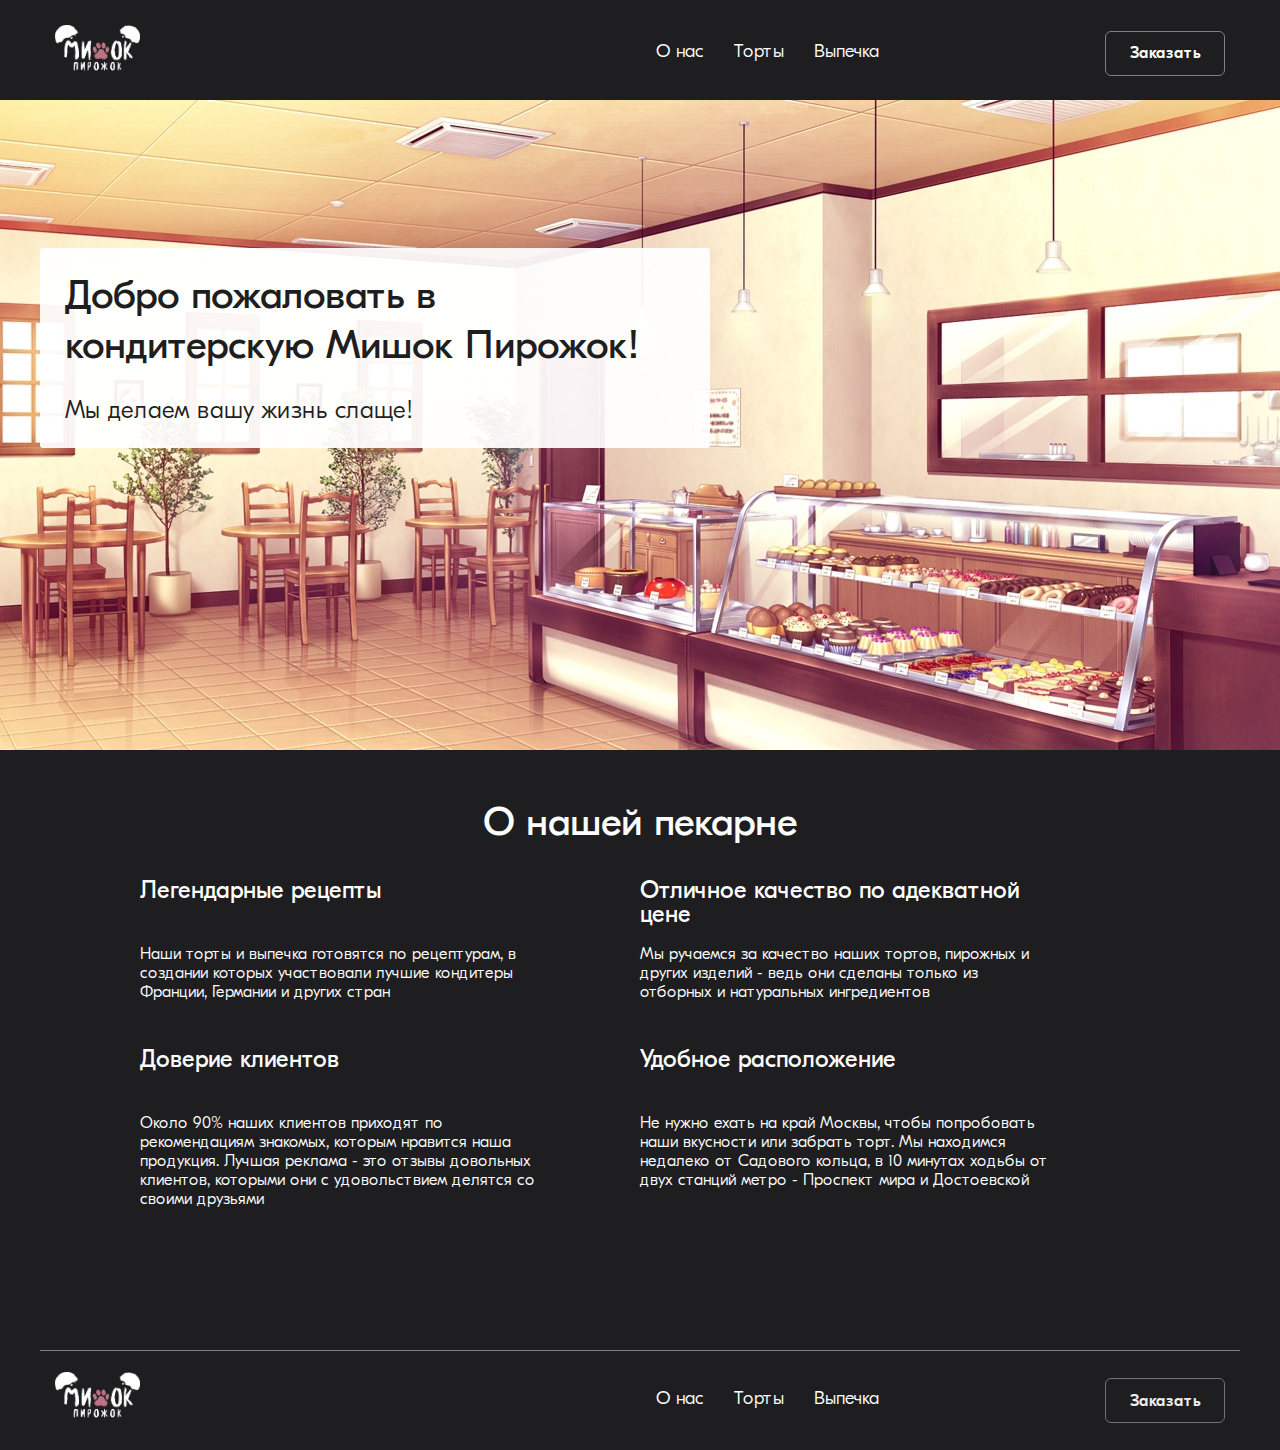
<file: index.html>
<!DOCTYPE html>
<html lang="ru" class="page">
    <head>
        <meta charset="UTF-8">
        <meta name="viewport" content="width=device-width, initial-scale=1.0">
        <link rel="stylesheet" href="styles/fonts.css">
        <link rel="stylesheet" href="styles/style.css">
        <link rel="stylesheet" media="(max-width: 480px)" href="styles/mobile.css">
        <title>Мишок пирожок</title>
    </head>
    <body class="page__body">
        <header class="page__header header">
            <section class="header__container container">
                <div class="header__logo logo">
                    <img src="img/logo.png" alt="" height="50" width="85" class="img" onclick="window.location.href='index.html'">
                </div>
                <nav class="header__nav header-nav">
                    <ul class="header-nav__list list nav-list">
                        <li class="nav__item">
                            <a class="list__link link" href="index.html#about">О нас</a>
                        </li>
                        <li class="nav__item">
                            <a class="list__link link" href="cakes.html">Торты</a>
                        </li>
                        <li class="nav__item">
                            <a class="list__link link" href="bakery.html">Выпечка</a>
                        </li>
                    </ul>
                </nav>
                <button class="header__button button button_tranparent button_size_s button_with-text" onclick="window.location.href='order.html';">Заказать</button>
            </section> 
        </header>
        <main class="page__main main">
            <section class="main__hero hero">
                <div class="hero__container container">
                    <div class="hero__text-block text-block">
                        <h1 class="hero__title title">
                            Добро пожаловать в кондитерскую Мишок Пирожок!
                        </h1>
                        <p class="hero__text text">
                            Мы делаем вашу жизнь слаще!
                        </p>
                    </div>
                </div>
            </section>
            <section class="main__about about">
                <div class="about__container container" id="about">
                    <h2 class="about__title title">О нашей пекарне</h2>
                    <ul class="about__list list">
                        <li class="about__item">
                            <h2 class="about-item__title title">Легендарные рецепты</h2>
                            <p class="about-item__text">
                                Наши торты и выпечка готовятся по рецептурам, в создании которых участвовали лучшие кондитеры Франции, Германии и других стран
                            </p> 
                        </li>
                        <li class="about__item">
                            <h2 class="about-item__title title">Отличное качество по
                                адекватной цене</h2>
                            <p class="about-item__text">
                                Мы ручаемся за качество наших тортов, пирожных и других изделий - ведь они сделаны только из отборных и натуральных ингредиентов
                            </p>  
                        </li>
                        <li class="about__item">
                            <h2 class="about-item__title title">Доверие клиентов</h2>
                            <p class="about-item__text">
                                Около 90% наших клиентов приходят по рекомендациям знакомых, которым нравится наша продукция. Лучшая реклама - это отзывы довольных клиентов, которыми они с удовольствием делятся со своими друзьями
                            </p>
                        </li>
                        <li class="about__item">
                            <h2 class="about-item__title title">Удобное расположение</h2>
                            <p class="about-item__text">
                                Не нужно ехать на край Москвы, чтобы попробовать наши вкусности или забрать торт. Мы находимся недалеко от Садового кольца, в 10 минутах ходьбы от двух станций метро - Проспект мира и Достоевской
                            </p>
                        </li>
                    </ul>
                </div>
            </section>
        </main>
        <footer class="page__footer footer">
            <section class="footer__container container">
                <div class="footer__logo logo">
                    <img src="img/logo.png" alt="" height="50" width="85" class="img" onclick="window.location.href='index.html'">
                </div>
                <nav class="footer__nav nav footer-nav">
                    <ul class="nav-list list footer-nav__list">
                        <li class="nav__item">
                            <a class="list__link link"href="index.html#about">О нас</a>
                        </li>
                        <li class="nav__item">
                            <a class="list__link link" href="cakes.html">Торты</a>
                        </li>
                        <li class="nav__item">
                            <a class="list__link link" href="bakery.html">Выпечка</a>
                        </li>
                    </ul>
                </nav>
                <button class="footer__button button button_tranparent button_size_s button_with-text" onclick="window.location.href='order.html';">Заказать</button>
            </section> 
        </footer>
    </body>
</html>
</file>
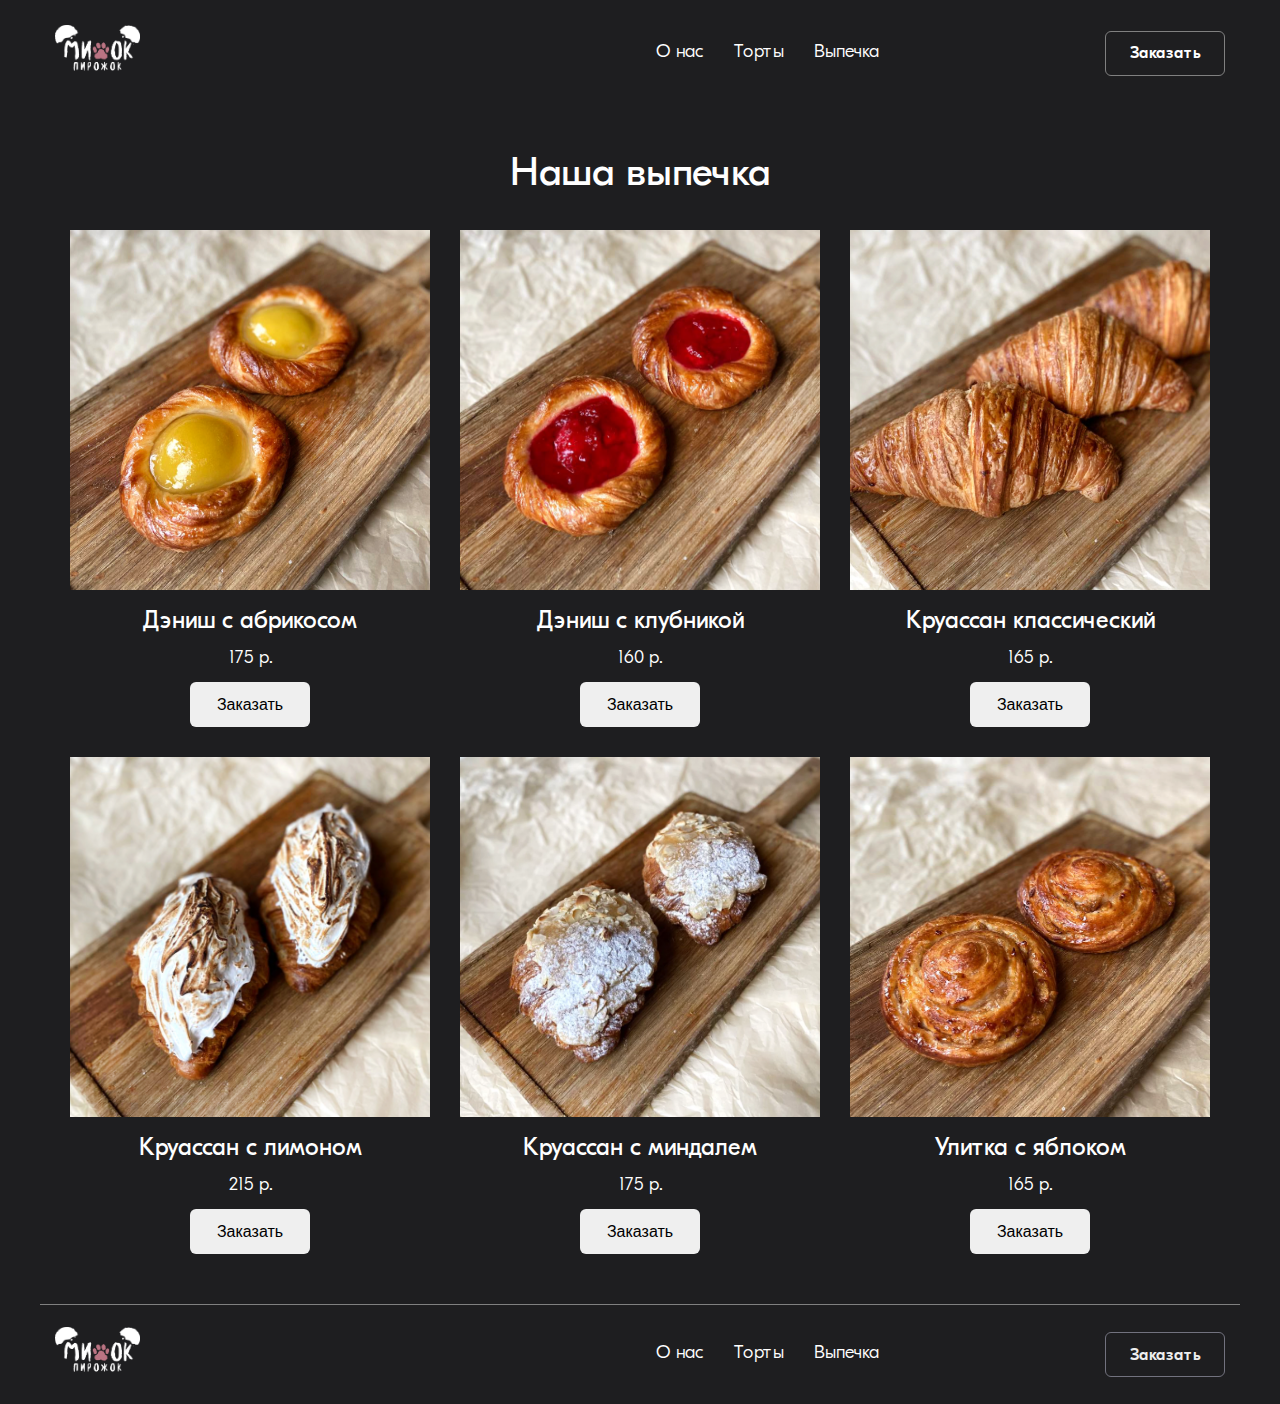
<file: bakery.html>
<!DOCTYPE html>
<html lang="ru" class="page">
    <head>
        <meta charset="UTF-8">
        <meta name="viewport" content="width=device-width, initial-scale=1.0">
        <link rel="stylesheet" href="styles/fonts.css">
        <link rel="stylesheet" href="styles/style.css">
        <link rel="stylesheet" media="(max-width: 480px)" href="styles/mobile.css">
        <title>Мишкины шишки</title>
    </head>
    <body class="page__body">
        <header class="page__header header">
            <section class="header__container container">
                <div class="header__logo logo">
                    <img src="img/logo.png" alt="" height="50" width="85" class="img" onclick="window.location.href='index.html'">
                </div>
                <nav class="header__nav header-nav">
                    <ul class="header-nav__list list nav-list">
                        <li class="nav__item">
                            <a class="list__link link" href="index.html#about">О нас</a>
                        </li>
                        <li class="nav__item">
                            <a class="list__link link" href="cakes.html">Торты</a>
                        </li>
                        <li class="nav__item">
                            <a class="list__link link" href="bakery.html">Выпечка</a>
                        </li>
                    </ul>
                </nav>
                <button class="header__button button button_tranparent button_size_s button_with-text" onclick="window.location.href='order.html';">Заказать</button>
            </section> 
        </header>
    <main class="page__main main">
        <section class="main__catalog catalog">
            <div class="catalog__container container">
                <h2 class="catalog__title title">
                    Наша выпечка
                </h2>
                <ul class="catalog__list list">
                    <li class="catalog__item">
                        <div class="item-card">
                            <img src="img/bakery_1.png" alt="" width="360" class="item-card__img img">
                            <h2 class="item-card__name title">
                                Дэниш с абрикосом
                            </h2>
                            <p class="item-card__price text">
                                175 р.
                            </p>
                            <button class="item-card__button button button_size_s" onclick="window.location.href='order.html';">
                                Заказать
                            </button>
                        </div>
                        <div class="item-card">
                            <img src="img/bakery_2.png" alt="" width="360" class="item-card__img img">
                            <h2 class="item-card__name title">
                                Дэниш с клубникой
                            </h2>
                            <p class="item-card__price text">
                                160 р.
                            </p>
                            <button class="item-card__button button button_size_s" onclick="window.location.href='order.html';">
                                Заказать
                            </button>
                        </div>
                        <div class="item-card">
                            <img src="img/bakery_3.png" alt="" width="360" class="item-card__img img">
                            <h2 class="item-card__name title">
                                Круассан классический
                            </h2>
                            <p class="item-card__price text">
                                165 р.
                            </p>
                            <button class="item-card__button button button_size_s" onclick="window.location.href='order.html';">
                                Заказать
                            </button>
                        </div>
                    </li>
                    <li class="catalog__item">
                        <div class="item-card">
                            <img src="img/bakery_4.png" alt="" width="360" class="item-card__img img">
                            <h2 class="item-card__name title">
                                Круассан с лимоном
                            </h2>
                            <p class="item-card__price text">
                                215 р.
                            </p>
                            <button class="item-card__button button button_size_s" onclick="window.location.href='order.html';">
                                Заказать
                            </button>
                        </div>
                        <div class="item-card">
                            <img src="img/bakery_5.png" alt="" width="360" class="item-card__img img">
                            <h2 class="item-card__name title">
                                Круассан с миндалем
                            </h2>
                            <p class="item-card__price text">
                                175 р.
                            </p>
                            <button class="item-card__button button button_size_s" onclick="window.location.href='order.html';">
                                Заказать
                            </button>
                        </div>
                        <div class="item-card">
                            <img src="img/bakery_6.png" alt="" width="360" class="item-card__img img">
                            <h2 class="item-card__name title">
                                Улитка с яблоком
                            </h2>
                            <p class="item-card__price text">
                                165 р.
                            </p>
                            <button class="item-card__button button button_size_s" onclick="window.location.href='order.html';">
                                Заказать
                            </button>
                        </div>
                    </li>
                </ul>
            </div>
        </section>
    </main>
    <footer class="page__footer footer">
        <section class="footer__container container">
            <div class="footer__logo logo">
                <img src="img/logo.png" alt="" height="50" width="85" class="img" onclick="window.location.href='index.html'">
            </div>
            <nav class="footer__nav nav footer-nav">
                <ul class="nav-list list footer-nav__list">
                    <li class="nav__item">
                        <a class="list__link link"href="index.html#about">О нас</a>
                    </li>
                    <li class="nav__item">
                        <a class="list__link link" href="cakes.html">Торты</a>
                    </li>
                    <li class="nav__item">
                        <a class="list__link link" href="bakery.html">Выпечка</a>
                    </li>
                </ul>
            </nav>
            <button class="footer__button button button_tranparent button_size_s button_with-text" onclick="window.location.href='order.html';">Заказать</button>
        </section> 
    </footer>
</body>
</html>
</file>
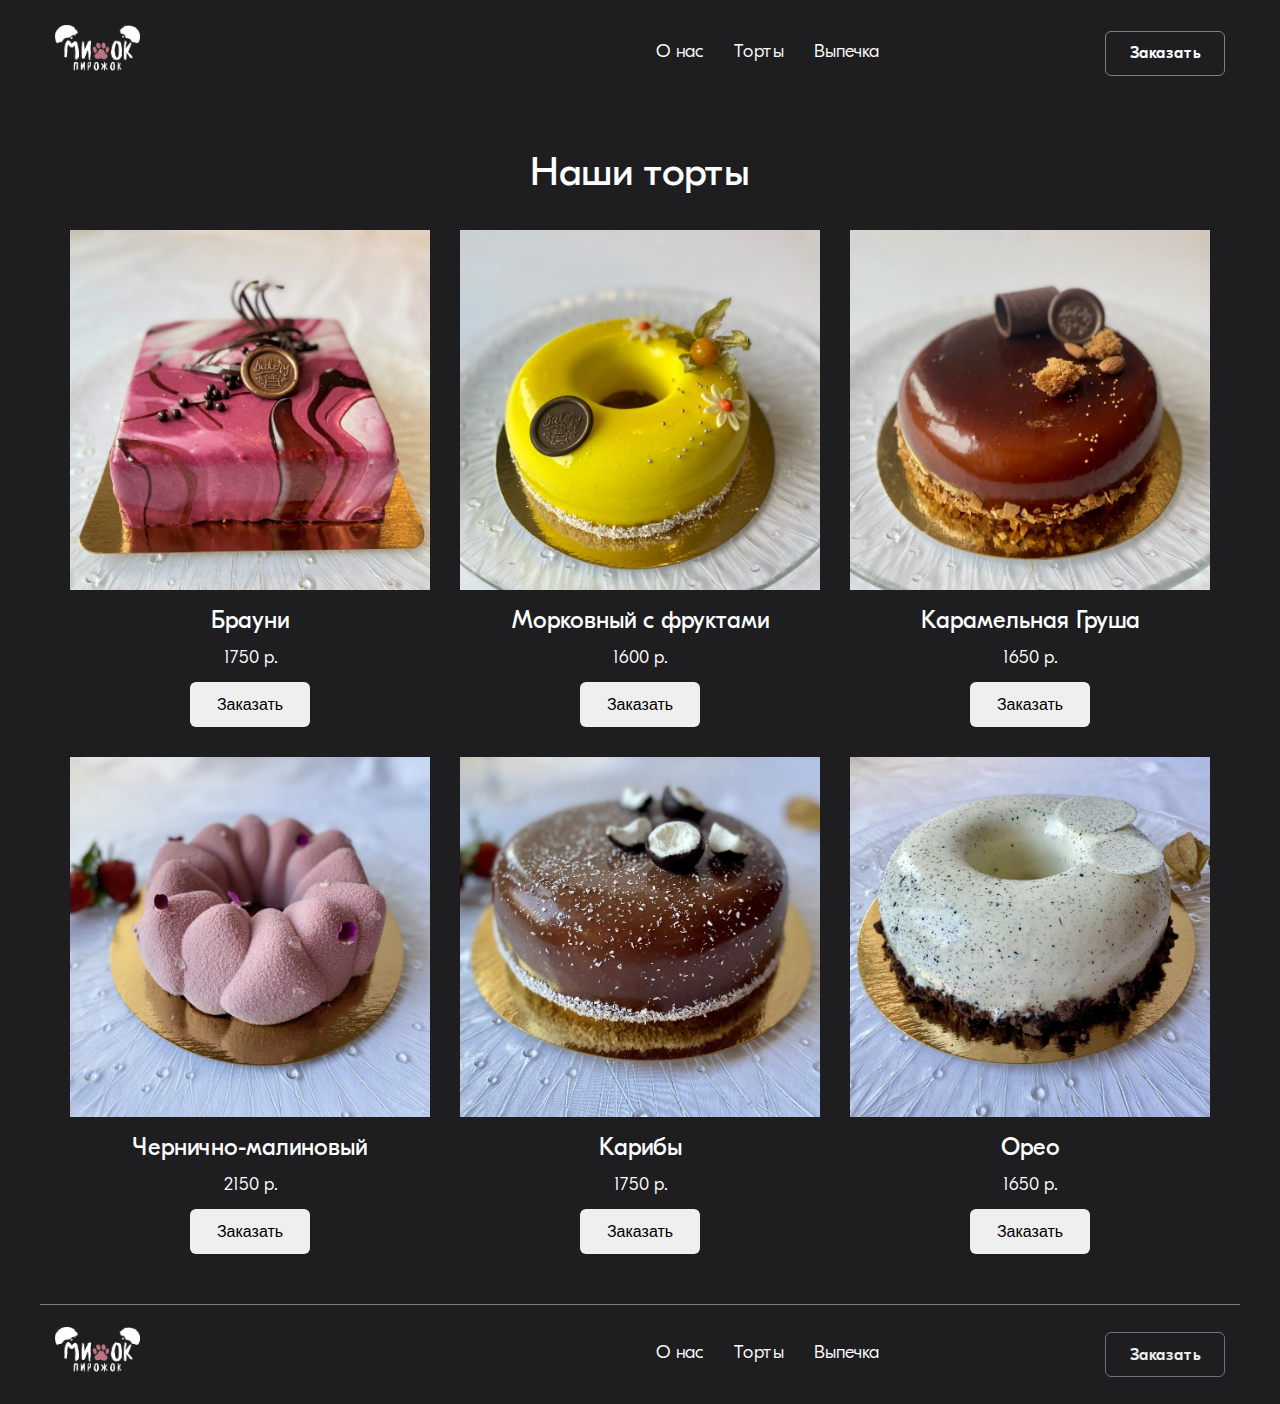
<file: cakes.html>
<!DOCTYPE html>
<html lang="ru" class="page">
    <head>
        <meta charset="UTF-8">
        <meta name="viewport" content="width=device-width, initial-scale=1.0">
        <link rel="stylesheet" href="styles/fonts.css">
        <link rel="stylesheet" href="styles/style.css">
        <link rel="stylesheet" media="(max-width: 480px)" href="styles/mobile.css">
        <title>Мишкины шишки</title>
    </head>
    <body class="page__body">
        <header class="page__header header">
            <section class="header__container container">
                <div class="header__logo logo">
                    <img src="img/logo.png" alt="" height="50" width="85" class="img" onclick="window.location.href='index.html'">
                </div>
                <nav class="header__nav header-nav">
                    <ul class="header-nav__list list nav-list">
                        <li class="nav__item">
                            <a class="list__link link" href="index.html#about">О нас</a>
                        </li>
                        <li class="nav__item">
                            <a class="list__link link" href="cakes.html">Торты</a>
                        </li>
                        <li class="nav__item">
                            <a class="list__link link" href="bakery.html">Выпечка</a>
                        </li>
                    </ul>
                </nav>
                <button class="header__button button button_tranparent button_size_s button_with-text" onclick="window.location.href='order.html';">Заказать</button>
            </section> 
        </header>
    <main class="page__main main">
        <section class="main__catalog catalog">
            <div class="catalog__container container">
                <h2 class="catalog__title title">
                    Наши торты
                </h2>
                <ul class="catalog__list list">
                    <li class="catalog__item">
                        <div class="item-card">
                            <img src="img/cake_1.jpg" alt="" width="360" class="item-card__img img">
                            <h2 class="item-card__name title">
                                Брауни
                            </h2>
                            <p class="item-card__price text">
                                1750 р.
                            </p>
                            <button class="item-card__button button button_size_s" onclick="window.location.href='order.html';">
                                Заказать
                            </button>
                        </div>
                        <div class="item-card">
                            <img src="img/cake_2.jpg" alt="" width="360" class="item-card__img img">
                            <h2 class="item-card__name title">
                                Морковный с фруктами
                            </h2>
                            <p class="item-card__price text">
                                1600 р.
                            </p>
                            <button class="item-card__button button button_size_s" onclick="window.location.href='order.html';">
                                Заказать
                            </button>
                        </div>
                        <div class="item-card">
                            <img src="img/cake_3.jpg" alt="" width="360" class="item-card__img img">
                            <h2 class="item-card__name title">
                                Карамельная Груша
                            </h2>
                            <p class="item-card__price text">
                                1650 р.
                            </p>
                            <button class="item-card__button button button_size_s" onclick="window.location.href='order.html';">
                                Заказать
                            </button>
                        </div>
                    </li>
                    <li class="catalog__item">
                        <div class="item-card">
                            <img src="img/cake_4.jpg" alt="" width="360" class="item-card__img img">
                            <h2 class="item-card__name title">
                                Чернично-малиновый
                            </h2>
                            <p class="item-card__price text">
                                2150 р.
                            </p>
                            <button class="item-card__button button button_size_s" onclick="window.location.href='order.html';">
                                Заказать
                            </button>
                        </div>
                        <div class="item-card">
                            <img src="img/cake_5.jpg" alt="" width="360" class="item-card__img img">
                            <h2 class="item-card__name title">
                                Карибы
                            </h2>
                            <p class="item-card__price text">
                                1750 р.
                            </p>
                            <button class="item-card__button button button_size_s" onclick="window.location.href='order.html';">
                                Заказать
                            </button>
                        </div>
                        <div class="item-card">
                            <img src="img/cake_6.jpg" alt="" width="360" class="item-card__img img">
                            <h2 class="item-card__name title">
                                Орео
                            </h2>
                            <p class="item-card__price text">
                                1650 р.
                            </p>
                            <button class="item-card__button button button_size_s" onclick="window.location.href='order.html';">
                                Заказать
                            </button>
                        </div>
                    </li>
                </ul>
            </div>
        </section>
    </main>
    <footer class="page__footer footer">
        <section class="footer__container container">
            <div class="footer__logo logo">
                <img src="img/logo.png" alt="" height="50" width="85" class="img" onclick="window.location.href='index.html'">
            </div>
            <nav class="footer__nav nav footer-nav">
                <ul class="nav-list list footer-nav__list">
                    <li class="nav__item">
                        <a class="list__link link"href="index.html#about">О нас</a>
                    </li>
                    <li class="nav__item">
                        <a class="list__link link" href="cakes.html">Торты</a>
                    </li>
                    <li class="nav__item">
                        <a class="list__link link" href="bakery.html">Выпечка</a>
                    </li>
                </ul>
            </nav>
            <button class="footer__button button button_tranparent button_size_s button_with-text" onclick="window.location.href='order.html';">Заказать</button>
        </section> 
    </footer>
</body>
</html>
</file>
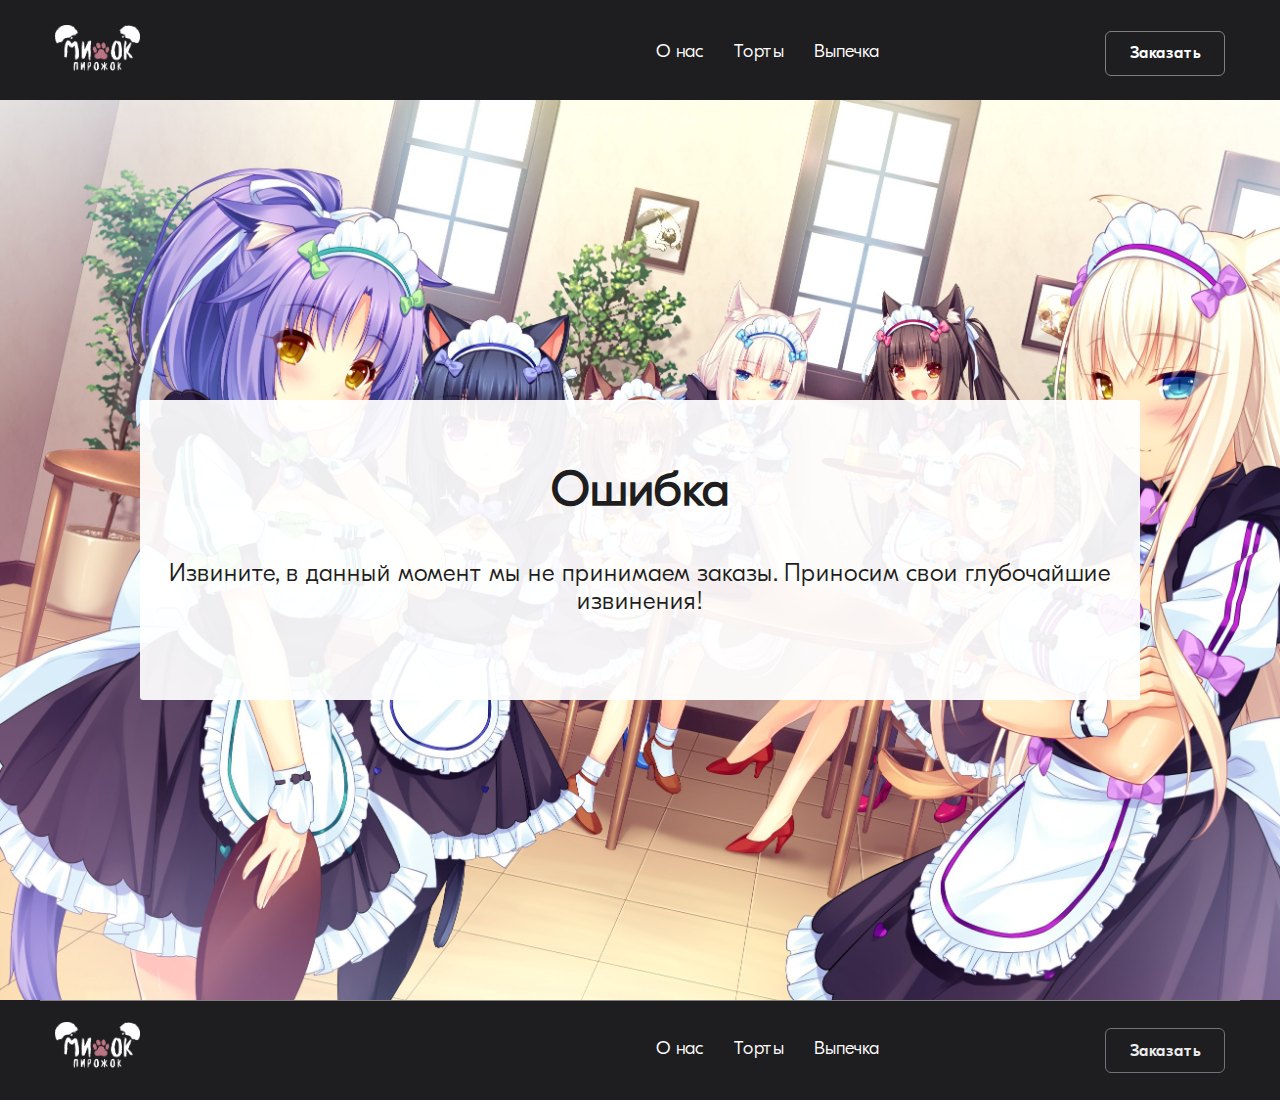
<file: order.html>
<!DOCTYPE html>
<html lang="ru" class="page">
    <head>
        <meta charset="UTF-8">
        <meta name="viewport" content="width=device-width, initial-scale=1.0">
        <link rel="stylesheet" href="styles/fonts.css">
        <link rel="stylesheet" href="styles/style.css">
        <link rel="stylesheet" media="(max-width: 480px)" href="styles/mobile.css">
        <title>Мишкины шишки</title>
    </head>
    <body class="page__body">
        <header class="page__header header">
            <section class="header__container container">
                <div class="header__logo logo">
                    <img src="img/logo.png" alt="" height="50" width="85" class="img" onclick="window.location.href='index.html'">
                </div>
                <nav class="header__nav header-nav">
                    <ul class="header-nav__list list nav-list">
                        <li class="nav__item">
                            <a class="list__link link" href="index.html#about">О нас</a>
                        </li>
                        <li class="nav__item">
                            <a class="list__link link" href="cakes.html">Торты</a>
                        </li>
                        <li class="nav__item">
                            <a class="list__link link" href="bakery.html">Выпечка</a>
                        </li>
                    </ul>
                </nav>
                <button class="header__button button button_tranparent button_size_s button_with-text" onclick="order.html">Заказать</button>
            </section> 
        </header>
        <main class="page__main main">
            <section class="main__order order">
                <div class="order__container container">
                    <div class="order__text-block text-block">
                        <h2 class="order__title">Ошибка</h2>
                        <p class="order__text">Извините, в данный момент мы не принимаем заказы. Приносим свои глубочайшие извинения!</p>
                    </div>
                </div>
            </section>
        </main>
        <footer class="page__footer footer">
            <section class="footer__container container">
                <div class="footer__logo logo">
                    <img src="img/logo.png" alt="" height="50" width="85" class="img" onclick="window.location.href='index.html'">
                </div>
                <nav class="footer__nav nav footer-nav">
                    <ul class="nav-list list footer-nav__list">
                        <li class="nav__item">
                            <a class="list__link link"href="index.html#about">О нас</a>
                        </li>
                        <li class="nav__item">
                            <a class="list__link link" href="cakes.html">Торты</a>
                        </li>
                        <li class="nav__item">
                            <a class="list__link link" href="bakery.html">Выпечка</a>
                        </li>
                    </ul>
                </nav>
                <button class="footer__button button button_tranparent button_size_s button_with-text">Заказать</button>
            </section> 
        </footer>
    </body>
</html>
</file>
<file: styles/fonts.css>
@font-face {
    font-family: 'GT Eesti Pro Display Light';
    src: url('../fonts/gteestiprodisplay_light.woff2') format('woff2'),
         url('../fonts/gteestiprodisplay_light.woff') format('woff');
    font-weight: normal;
    font-style: normal;

}

@font-face {
    font-family: 'GT Eesti Pro Display Medium';
    src: url('../fonts/gteestiprodisplay_medium.woff2') format('woff2'),
         url('../fonts/gteestiprodisplay_medium.woff') format('woff');
    font-weight: normal;
    font-style: normal;

}

@font-face {
    font-family: 'GT Eesti Pro Display Regular';
    src: url('../fonts/gteestiprodisplay_regular.woff2') format('woff2'),
         url('../fonts/gteestiprodisplay_regular.woff') format('woff');
    font-weight: normal;
    font-style: normal;

}
</file>
<file: styles/style.css>
:root {
    --font-light: 'GT Eesti Pro Display Light';
    --font-regular: 'GT Eesti Pro Display Regular';
    --font-medium: 'GT Eesti Pro Display Medium';

    --main-font-color: #72727E;
    --font-color-blue: #446DF6;
    --font-color-dark-blue: #141B41;
    --font-color-white: #EEE;

    --button-bg-color: #446DF6;
    --button-border-color-light: #E9ECF5;
    --button-border-color-dark: #72727E;
    --shadow-color: rgba(20, 27, 65, 0.03);
}


*,
*::after,
*::before {
    box-sizing: border-box;
}

/* page */
.page__body {
    margin: 0;
    font-family: var(--font-light);
    color: white;
    font-size: 18px;
    background-color: #1e1e20
}

.container {
    max-width: 1200px;
    padding-left: 15px;
    padding-right: 15px;
    margin: 0 auto;
}

.link {
    text-decoration: none;
}

.title {
    font-family: var(--font-regular);
    font-size: 40px;
    line-height: 125%;
    color: white;
    font-weight: normal;

    margin: 0;
}

.text {
    line-height: 140%;
    margin: 0;
}

.img {
    max-width: 100%;
    height: auto;
}

.text-block{
    background-color: rgba(255, 255, 255, 0.93);
    border-radius: 3px;
}

.logo{
    cursor: pointer;
}

/* button */
.button {
    border: none;
    border-radius: 6px;

    padding-inline: 0;
    padding-block: 0;

    cursor: pointer;
}

.button_size_xs {
    height: 50px;
    width: 50px;
}

.button_size_s {
    min-height: 45px;
    width: 120px;

    font-size: 16px;
}

.button_size_m {
    min-height: 60px;
    width: 240px;

    font-size: 18px;
}

.button_tranparent {
    background-color: rgba(0, 0, 0, 0);
}

.button_blue {
    background-color: var(--button-bg-color);
    color: var(--font-color-white);
}

.button_circle {
    border-radius: 50%;
}

.button_with-text {
    font-family: var(--font-medium);

    display: flex;
    align-items: center;
    justify-content: space-around;

    padding-top: 3px;
}

/* list */
.list {
    list-style-type: none;
    padding: 0;
    margin: 0;
}

.nav-list {
    display: flex;
    column-gap: 30px;

    margin-left: 350px;
    margin-right: 60px;
}

/* header */
.header {
    height: 100px;
    padding-top: 25px;
    padding-bottom: 25px;
}

.header__container {
    display: flex;
    align-items: center;
    justify-content: space-between;
}

.list__link {
    padding: 5px 0;
    font-size: 18px;

    color: white;
}

.header__button {
    border: gray solid 1px;

    color: white;
}

.header__nav-button {
    display: none;
}

/* hero */
.hero {
    height: 650px;

    background-image: url(../img/hero_bg.jpg);
    background-repeat: no-repeat;
    background-size: cover;
}

.hero__container {
    padding: 148px 0;
}

.hero__text-block{
    width: 670px;
    height: 200px;

    padding-top: 25px;
    padding-left: 25px;
}

.hero__title {
    width: 580px;
    margin-bottom: 23px;

    color: #1e1e20;
}

.hero__text {
    width: 520px;
    font-size: 24px;
    margin-bottom: 52px;

    color: #1e1e20;
}

.hero__img {
    position: absolute;
    bottom: 0;
    right: 0;
}

/* about*/
.about{
    height: 600px;

    padding-top: 50px;
}

.about__title{
    margin-bottom: 30px;
    text-align: center;
}

.about__list{
    display: grid;
    grid-template-areas: 
                        "i i"
                        "i i";
    
    row-gap: 30px;

    margin: 0 auto;

    width: 1000px;
}

.about__item{
    grid-area: "i";

    width: 410px;
}

.about-item__title{
    font-size: 24px;
    line-height: 100%;

    height: 50px;
}

.about-item__text{
    font-size: 16px;
}

/* catalog */
.catalog{
    padding-top: 50px;
    padding-bottom: 50px;
}

.catalog__title{
    margin-bottom: 30px;
    text-align: center;
}

.catalog__list{
    display: flex;
    flex-direction: column;
    row-gap: 30px;

    width: 1140px;
    margin: 0 auto;
}

.catalog__item{
    display: flex;
    justify-content: space-between;
    
}

.item-card{
    width: 360px;
    text-align: center;
}

.item-card__name{
    font-size: 24px;
    margin-top: 10px;
    margin-bottom: 10px;
}

.item-card__button{
    margin-top: 10px;
}

/* order */
.order{
    height: 900px;

    padding-top: 300px;

    color: #1e1e20;
    text-align: center;

    display: flex;
    justify-content: center;

    background-image: url(../img/order_bg.jpg);
    background-repeat: no-repeat;
    background-size: cover;
}

.order__text-block{
    width: 1000px;
    height: 300px;

    padding-top: 25px;
}

.order__title{
    font-size: 48px;
}

.order__text{
    font-size: 24px;
}

/* footer */
.footer {
    height: 100px;
}

.footer__container {
    height: 100px;
    border-top: 1px solid gray;

    display: flex;
    align-items: center;
    justify-content: space-between;
}

.footer__nav {
    color: var(--font-color-white);
}

.footer__button {
    border: #72727E solid 1px;
    color: var(--font-color-white);
}
</file>
<file: styles/mobile.css>
@media screen and (max-width: 480px) {
    .container {
        min-width: 320px;

        margin: 0 auto;
        padding: 0;

        display: flex;
        flex-direction: column;
        align-items: center;
    }

    .title {
        font-size: 21px;
    }

    .text {
        font-size: 14px;
    }

    .page {
        text-align: center;
    }

    .button_size_m,
    .button_size_s {
        height: 50px;
        width: 170px;
        font-size: 16px;
    }

    .nav-list {
        margin: 0;

        flex-direction: column;
        align-items: center;
    }

    .img_desktop {
        display: none;
    }

    .img_mobile {
        display: block;

        position: absolute;
        right: 50%;
        bottom: 0;
        transform: translateX(50%);
    }

    /* header */
    .header {
        padding-top: 10px;
        padding-bottom: 10px;
        height: 70px;
        border-bottom: 1px solid var(--button-border-color-light);
    }

    .header__container {
        flex-direction: row;
        padding-left: 20px;
    }

    .header__nav {
        display: none;
    }

    .header__button {
        display: none;
    }

    .header__nav-button {
        display: block;
        height: 60px;
        width: 60px;

        border-left: 1px solid var(--button-border-color-light);

        border-radius: 0;
    }

    /* hero */
    .hero {
        height: 300px;
    }

    .hero__container {
        padding-top: 30px;
    }

    .hero__text-block{
        width: 90%;
    }

    .hero__title {
        max-width: 290px;
        margin: 0 auto 52px;

        position: relative;
    }

    .hero__text {
        max-width: 280px;
        margin: 0 auto 28px;

        font-size: 16px;
    }


    /* about */
    .about{
        height: unset;
        padding-bottom: 35px;
    }

    .about__list{
        width: 300px;

        display: flex;
        flex-direction: column;
        align-items: center;
    }

    .about__item{
        width: 300px;
    }

    /* catalog */
    .catalog__list{
        width: unset;
    }

    .catalog__item{
        flex-direction: column;
        align-items: center;
        row-gap: 30px;
    }

    .item-card__img{
        width: 300px;
    }

    /* order */
    .order{
        height: unset;
        padding-top: 30px;
        padding-bottom: 30px;

        background-image: unset;
    }

    .order__text-block{
        width: 320px;
    }

    .order__title{
        font-size: 21px;
    }
    
    .order__text{
        font-size: 16px;
    }
    

    /* footer */
    .footer {
        height: 355px;
    }

    .footer__container {
        height: unset;

        flex-direction: column;
        row-gap: 19px;

        padding-top: 39px;
        padding-bottom: 35px;
    }

    .footer-nav__list {
        height: 136px;
        justify-content: space-between;
    }
}
</file>
